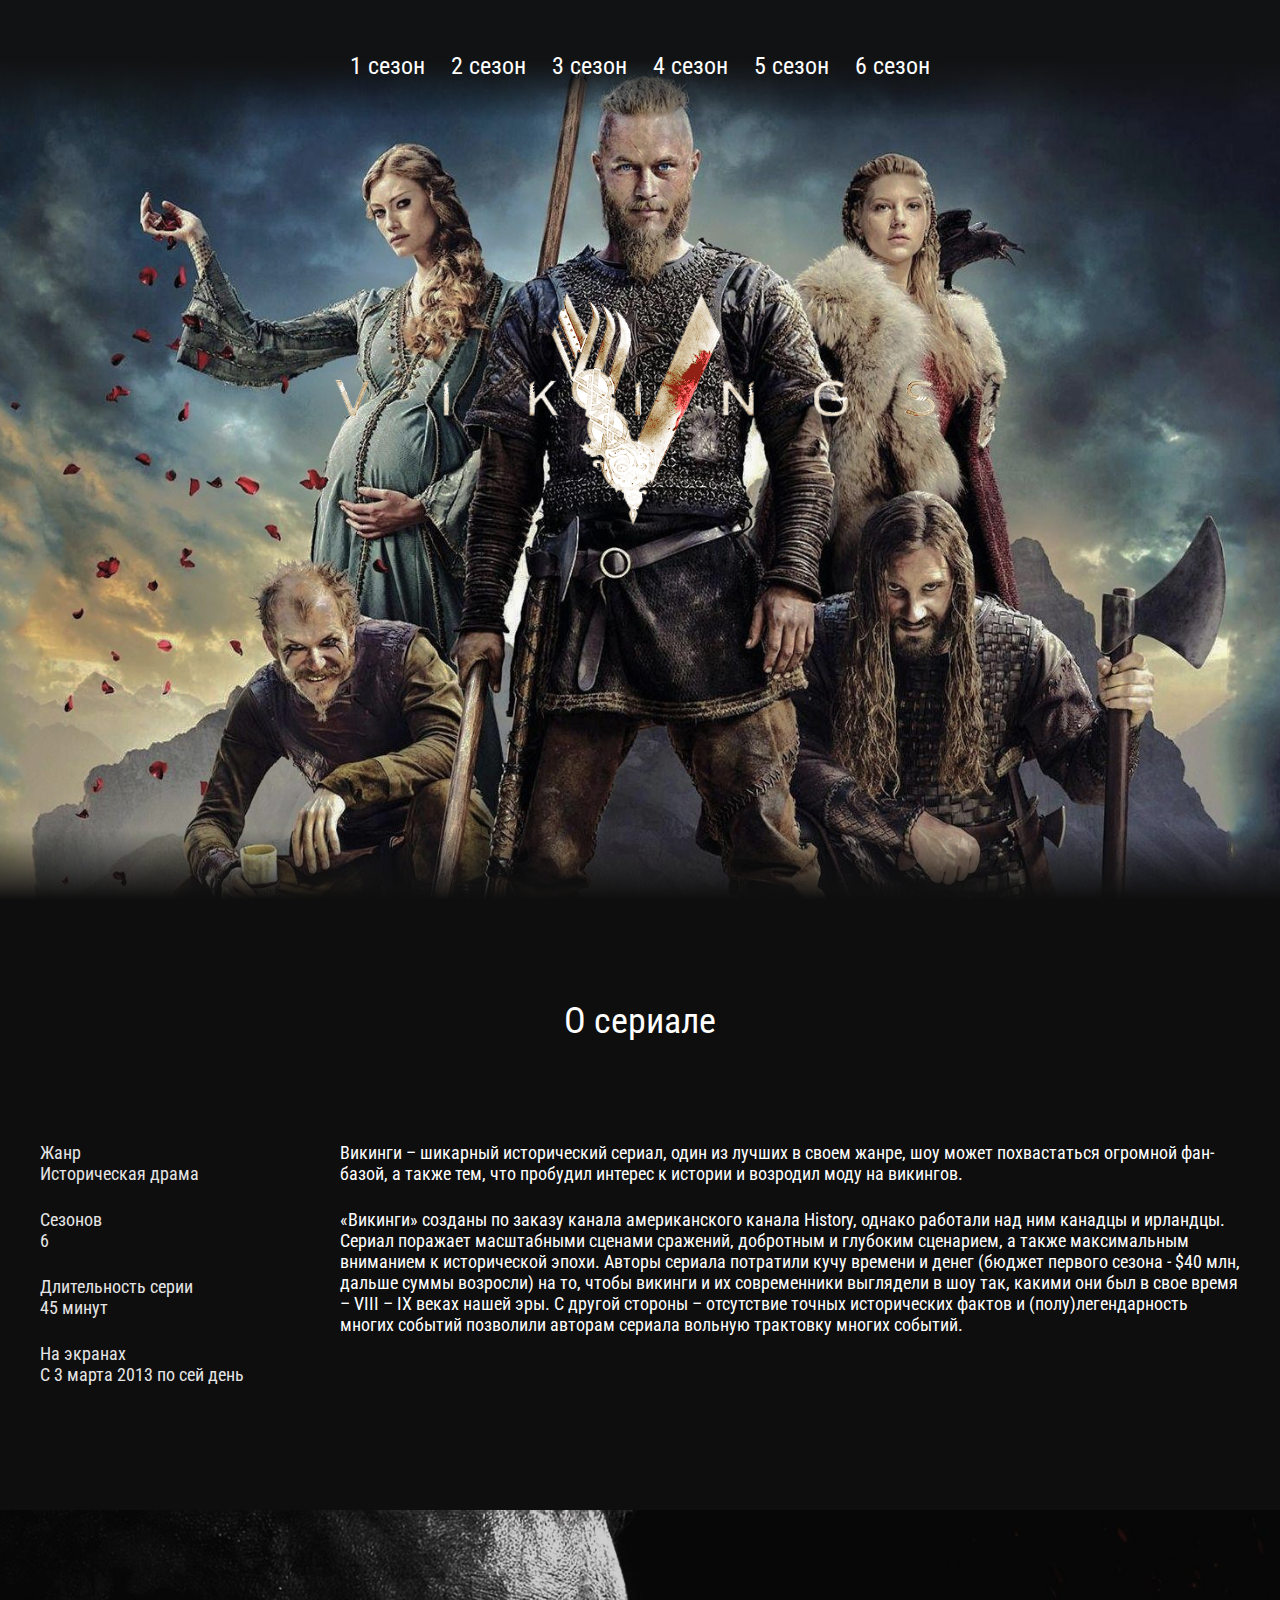
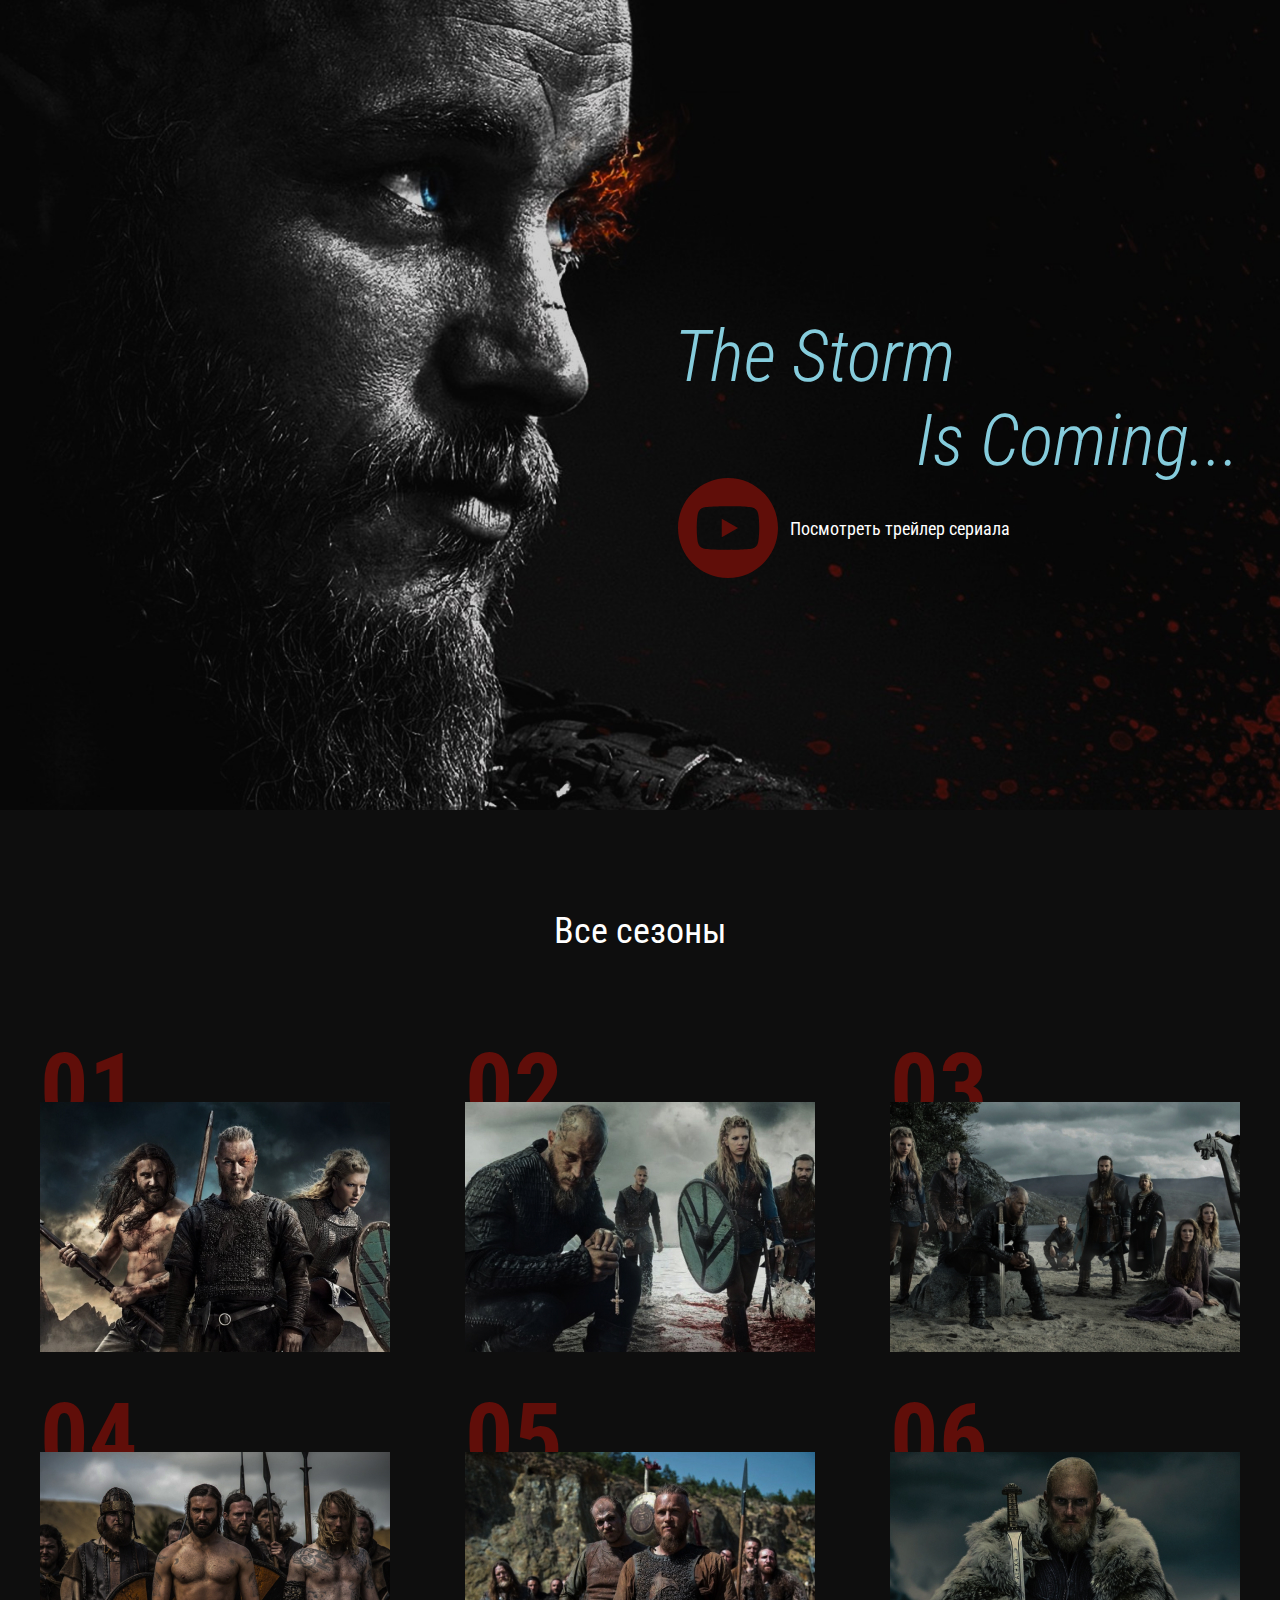
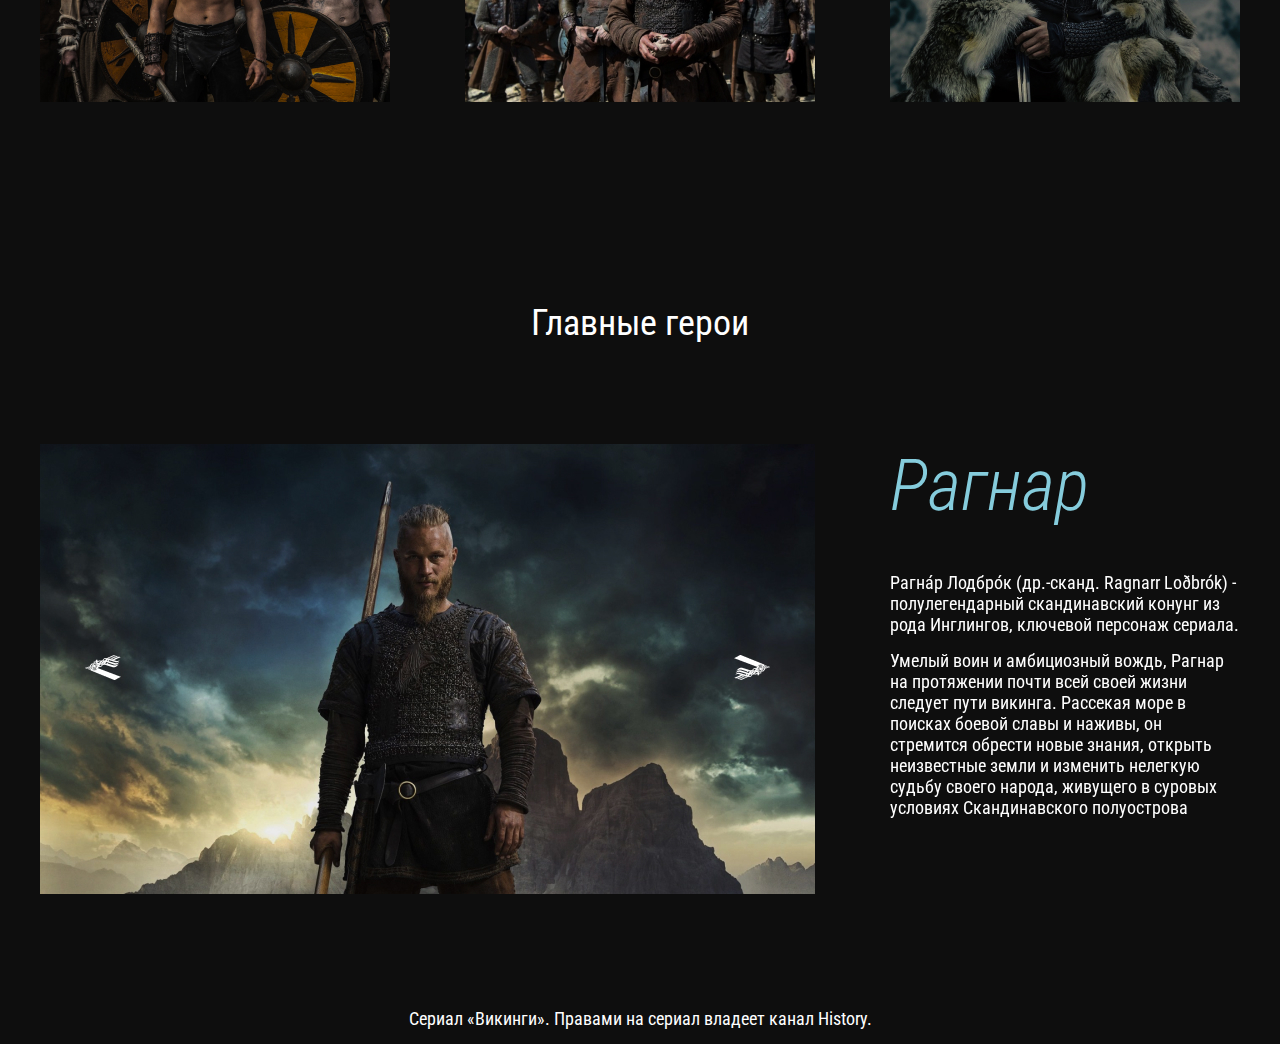
<file: index.html>
<!doctype html>
<html lang="ru">
    <head>
        <meta charset="UTF-8" />
        <meta name="viewport" content="width=device-width, initial-scale=1.0" />
        <meta http-equiv="X-UA-Compatible" content="ie=edge" />
        <title>Vikings</title>
        <link rel="preconnect" href="https://fonts.googleapis.com" />
        <link rel="preconnect" href="https://fonts.gstatic.com" crossorigin />
        <link
            href="https://fonts.googleapis.com/css2?family=Roboto+Condensed:ital,wght@0,400;0,700;1,300&display=swap"
            rel="stylesheet"
        />
        <link rel="stylesheet" href="css/reset.css" />
        <link rel="stylesheet" href="css/slick.css" />
        <link rel="stylesheet" href="css/jquery.fancybox.css" />
        <link rel="stylesheet" href="css/style.css" />
    </head>

    <body>
        <header class="header">
            <nav class="menu">
                <button class="menu-btn">
                    <span></span>
                </button>
                <ul class="menu__list">
                    <li class="menu__list-item">
                        <a class="menu__list-link" href="season-1.html"
                            >1 сезон</a
                        >
                    </li>
                    <li class="menu__list-item">
                        <a class="menu__list-link" href="#">2 сезон</a>
                    </li>
                    <li class="menu__list-item">
                        <a class="menu__list-link" href="#">3 сезон</a>
                    </li>
                    <li class="menu__list-item">
                        <a class="menu__list-link" href="#">4 сезон</a>
                    </li>
                    <li class="menu__list-item">
                        <a class="menu__list-link" href="#">5 сезон</a>
                    </li>
                    <li class="menu__list-item">
                        <a class="menu__list-link" href="#">6 сезон</a>
                    </li>
                </ul>
            </nav>
            <div class="logo">
                <img class="logo__img" src="images/logo.png" alt="logo image" />
            </div>
        </header>

        <section class="about section-page">
            <div class="container">
                <h3 class="title">О сериале</h3>
                <div class="about__inner">
                    <ul class="about__info">
                        <li class="about__info-item">
                            Жанр
                            <span>Историческая драма</span>
                        </li>
                        <li class="about__info-item">
                            Сезонов
                            <span>6</span>
                        </li>
                        <li class="about__info-item">
                            Длительность серии
                            <span>45 минут</span>
                        </li>
                        <li class="about__info-item">
                            На экранах
                            <span>С 3 марта 2013 по сей день</span>
                        </li>
                    </ul>
                    <div class="about__text">
                        <p>
                            Викинги – шикарный исторический сериал, один из
                            лучших в своем жанре, шоу может похвастаться
                            огромной фан-базой, а также тем, что пробудил
                            интерес к истории и возродил моду на викингов.
                        </p>
                        <p>
                            «Викинги» созданы по заказу канала американского
                            канала History, однако работали над ним канадцы и
                            ирландцы. Сериал поражает масштабными сценами
                            сражений, добротным и глубоким сценарием, а также
                            максимальным вниманием к исторической эпохи. Авторы
                            сериала потратили кучу времени и денег (бюджет
                            первого сезона - $40 млн, дальше суммы возросли) на
                            то, чтобы викинги и их современники выглядели в шоу
                            так, какими они был в свое время – VIII – IX веках
                            нашей эры. С другой стороны – отсутствие точных
                            исторических фактов и (полу)легендарность многих
                            событий позволили авторам сериала вольную трактовку
                            многих событий.
                        </p>
                    </div>
                </div>
            </div>
        </section>

        <section class="video">
            <div class="container">
                <h3 class="video__text"><span>The Storm</span> Is Coming...</h3>
                <a
                    class="video__btn"
                    data-fancybox
                    href="https://youtu.be/NBb16wT5MEs"
                    >Посмотреть трейлер сериала</a
                >
            </div>
        </section>

        <section class="seasons section-page">
            <div class="container">
                <h3 class="title">Все сезоны</h3>
                <ol class="seasons__inner">
                    <li
                        class="seasons__item"
                        style="
                            background-image: url(&quot;images/seasons-img-1.jpg&quot;);
                        "
                    >
                        <a class="seasons__item-link" href="#">Смотреть</a>
                    </li>
                    <li
                        class="seasons__item"
                        style="
                            background-image: url(&quot;images/seasons-img-2.jpg&quot;);
                        "
                    >
                        <a class="seasons__item-link" href="#">Смотреть</a>
                    </li>
                    <li
                        class="seasons__item"
                        style="
                            background-image: url(&quot;images/seasons-img-3.jpg&quot;);
                        "
                    >
                        <a class="seasons__item-link" href="#">Смотреть</a>
                    </li>
                    <li
                        class="seasons__item"
                        style="
                            background-image: url(&quot;images/seasons-img-4.jpg&quot;);
                        "
                    >
                        <a class="seasons__item-link" href="#">Смотреть</a>
                    </li>
                    <li
                        class="seasons__item"
                        style="
                            background-image: url(&quot;images/seasons-img-5.jpg&quot;);
                        "
                    >
                        <a class="seasons__item-link" href="#">Смотреть</a>
                    </li>
                    <li
                        class="seasons__item"
                        style="
                            background-image: url(&quot;images/seasons-img-6.jpg&quot;);
                        "
                    >
                        <a class="seasons__item-link" href="#">Смотреть</a>
                    </li>
                </ol>
            </div>
        </section>

        <section class="heroes section-page">
            <div class="container">
                <h3 class="title">Главные герои</h3>
                <div class="heroes__inner">
                    <div class="heroes__slider-img">
                        <img
                            class="heroes__images"
                            src="images/hero-1.jpg"
                            alt="hero image 1"
                        />
                        <img
                            class="heroes__images"
                            src="images/hero-1.jpg"
                            alt="hero image 2"
                        />
                        <img
                            class="heroes__images"
                            src="images/hero-1.jpg"
                            alt="hero image 3"
                        />
                    </div>
                    <div class="heroes__slider-text">
                        <div class="heroes__text">
                            <h4 class="heroes__name">Рагнар</h4>
                            <p>
                                Рагна́р Лодбро́к (др.-сканд. Ragnarr Loðbrók) -
                                полулегендарный скандинавский конунг из рода
                                Инглингов, ключевой персонаж сериала.
                            </p>
                            <p>
                                Умелый воин и амбициозный вождь, Рагнар на
                                протяжении почти всей своей жизни следует пути
                                викинга. Рассекая море в поисках боевой славы и
                                наживы, он стремится обрести новые знания,
                                открыть неизвестные земли и изменить нелегкую
                                судьбу своего народа, живущего в суровых
                                условиях Скандинавского полуострова
                            </p>
                        </div>
                        <div class="heroes__text">
                            <h4 class="heroes__name">Рагнар 2</h4>
                            <p>
                                Рагна́р Лодбро́к (др.-сканд. Ragnarr Loðbrók) -
                                полулегендарный скандинавский конунг из рода
                                Инглингов, ключевой персонаж сериала.
                            </p>
                            <p>
                                Умелый воин и амбициозный вождь, Рагнар на
                                протяжении почти всей своей жизни следует пути
                                викинга. Рассекая море в поисках боевой славы и
                                наживы, он стремится обрести новые знания,
                                открыть неизвестные земли и изменить нелегкую
                                судьбу своего народа, живущего в суровых
                                условиях Скандинавского полуострова
                            </p>
                        </div>
                        <div class="heroes__text">
                            <h4 class="heroes__name">Рагнар 3</h4>
                            <p>
                                Рагна́р Лодбро́к (др.-сканд. Ragnarr Loðbrók) -
                                полулегендарный скандинавский конунг из рода
                                Инглингов, ключевой персонаж сериала.
                            </p>
                            <p>
                                Умелый воин и амбициозный вождь, Рагнар на
                                протяжении почти всей своей жизни следует пути
                                викинга. Рассекая море в поисках боевой славы и
                                наживы, он стремится обрести новые знания,
                                открыть неизвестные земли и изменить нелегкую
                                судьбу своего народа, живущего в суровых
                                условиях Скандинавского полуострова
                            </p>
                        </div>
                    </div>
                </div>
            </div>
        </section>

        <footer class="footer">
            <div class="container">
                <p class="footer__copy">
                    Сериал «Викинги». Правами на сериал владеет канал History.
                </p>
            </div>
        </footer>

        <script src="https://ajax.googleapis.com/ajax/libs/jquery/3.4.1/jquery.min.js"></script>
        <script src="js/slick.min.js"></script>
        <script src="js/jquery.fancybox.min.js"></script>
        <script src="js/main.js"></script>
    </body>
</html>
</file>
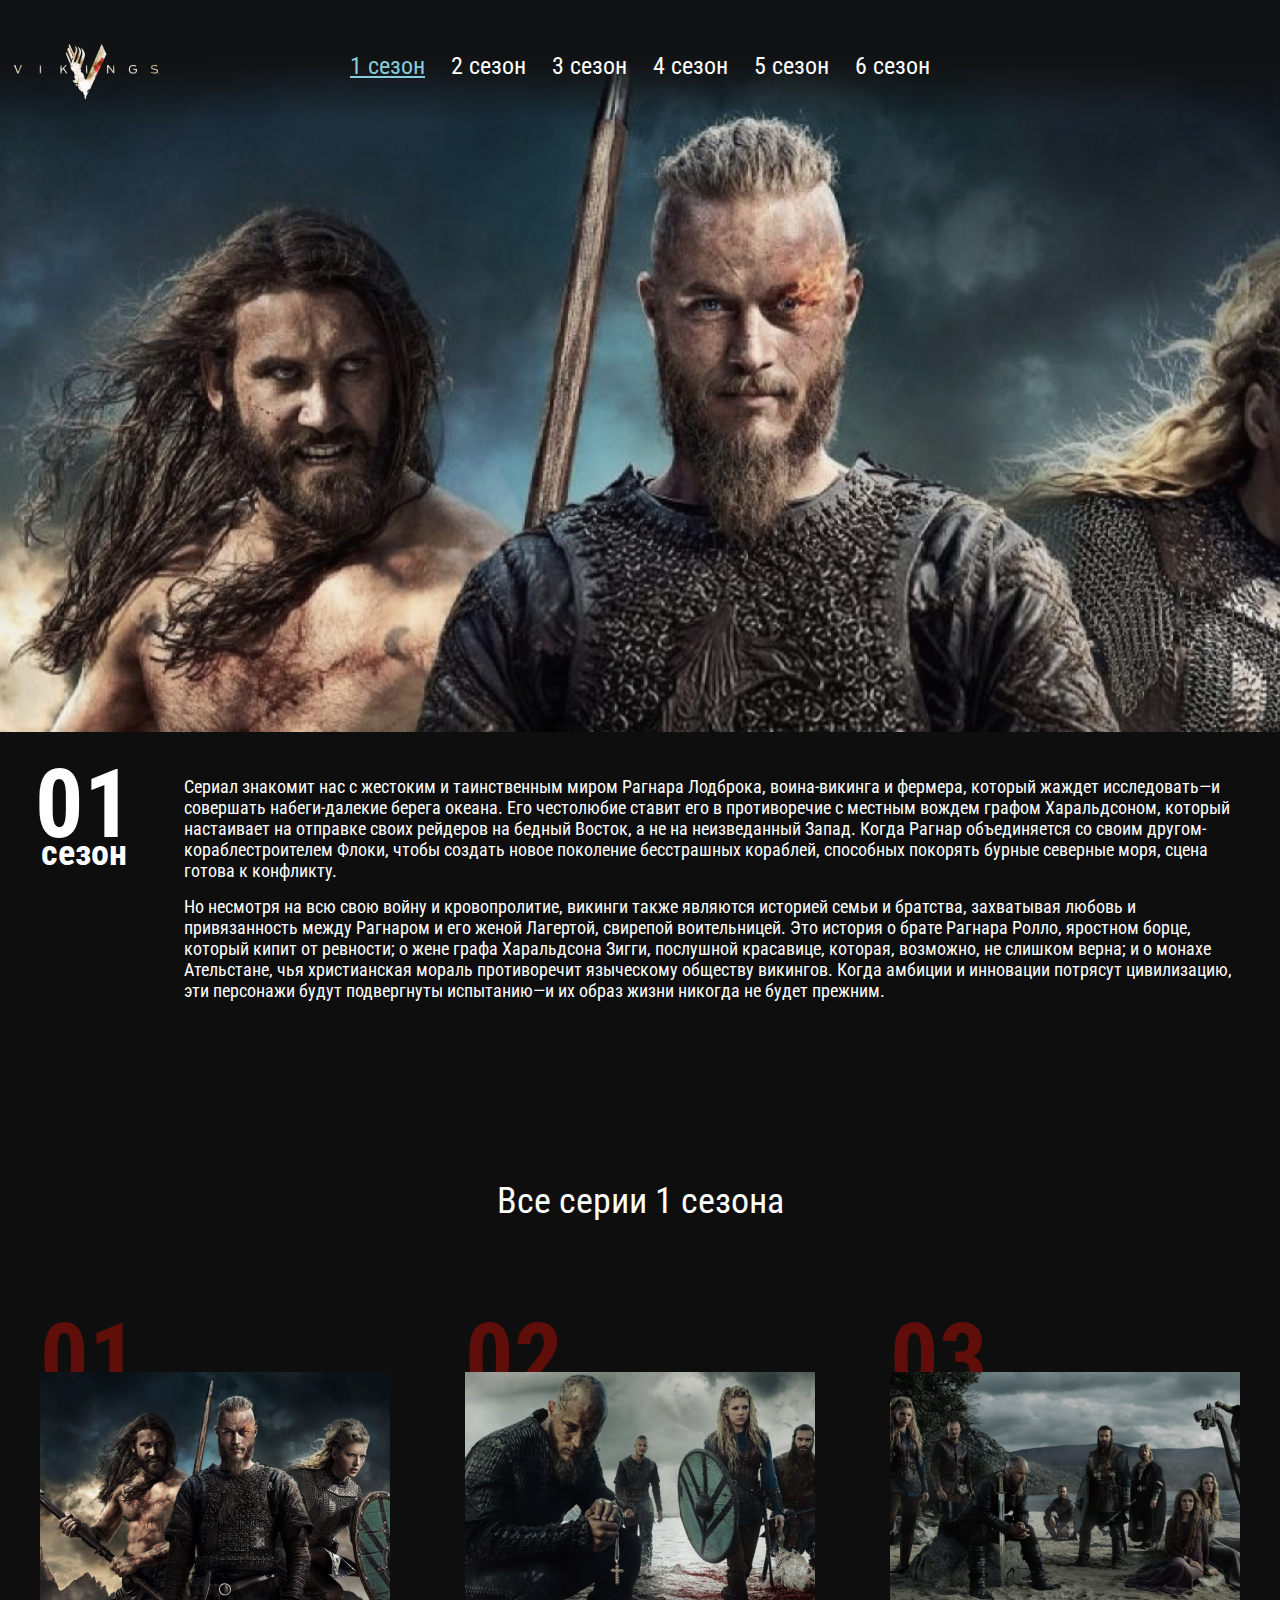
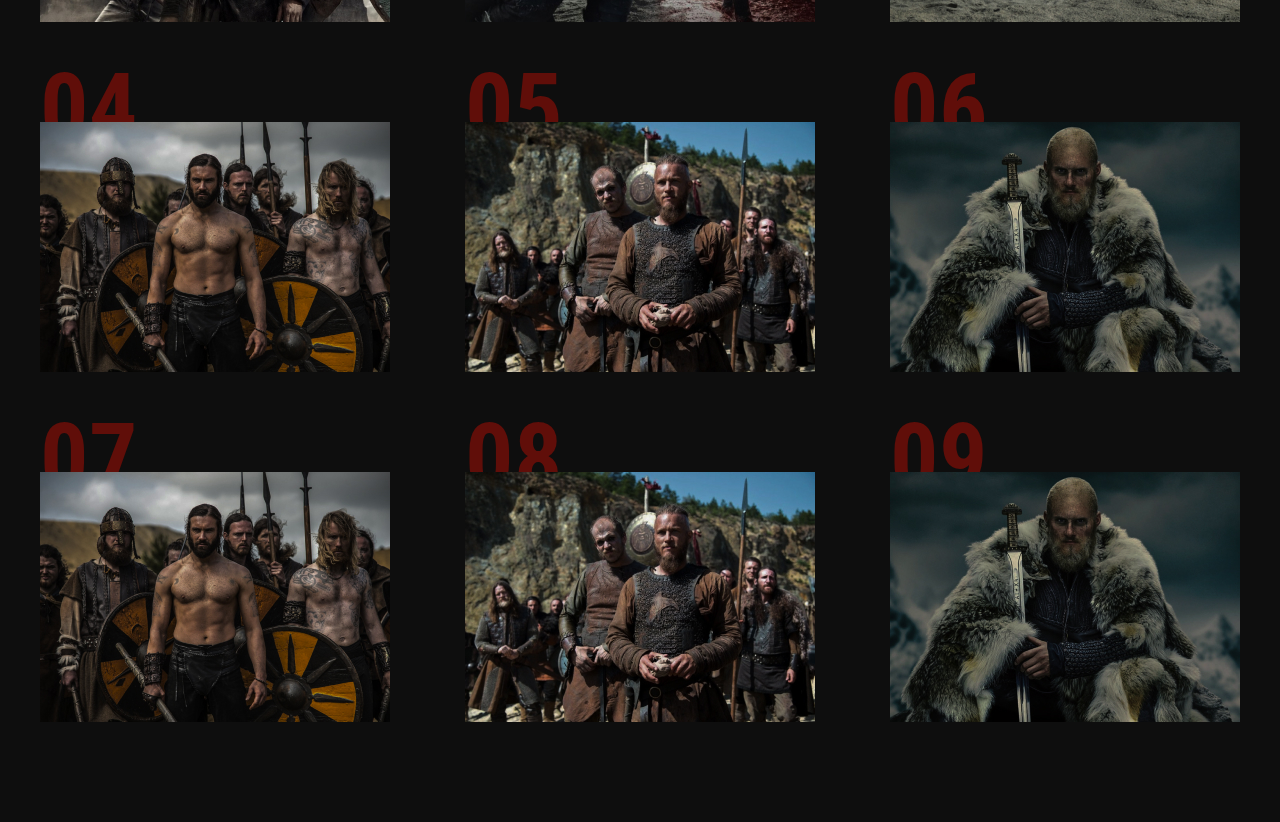
<file: season-1.html>
<!DOCTYPE html>
<html lang="ru">

<head>
    <meta charset="UTF-8">
    <meta name="viewport" content="width=device-width, initial-scale=1.0">
    <meta http-equiv="X-UA-Compatible" content="ie=edge">
    <title>I Season</title>
    <link rel="preconnect" href="https://fonts.googleapis.com">
    <link rel="preconnect" href="https://fonts.gstatic.com" crossorigin>
    <link href="https://fonts.googleapis.com/css2?family=Roboto+Condensed:ital,wght@0,400;0,700;1,300&display=swap" rel="stylesheet">
    <link rel="stylesheet" href="css/reset.css">
    <link rel="stylesheet" href="css/jquery.fancybox.css">
    <link rel="stylesheet" href="css/style.css">
</head>

<body>

    <header class="page-header">
        <nav class="menu">
            <button class="menu-btn">
                <span></span>
            </button>
            <div class="menu-container">
                <a class="page-logo" href="index.html">
                    <img src="images/page-logo.png" alt="">
                </a>
                <ul class="menu__list">
                    <li class="menu__list-item">
                        <a class="menu__list-link menu__list-link--active" href="season-1.html">1 сезон</a>
                    </li>
                    <li class="menu__list-item">
                        <a class="menu__list-link" href="#">2 сезон</a>
                    </li>
                    <li class="menu__list-item">
                        <a class="menu__list-link" href="#">3 сезон</a>
                    </li>
                    <li class="menu__list-item">
                        <a class="menu__list-link" href="#">4 сезон</a>
                    </li>
                    <li class="menu__list-item">
                        <a class="menu__list-link" href="#">5 сезон</a>
                    </li>
                    <li class="menu__list-item">
                        <a class="menu__list-link" href="#">6 сезон</a>
                    </li>
                </ul>
            </div>
        </nav>
        <div class="season-info">
            <div class="season-info__num">
                01
                <span>сезон</span>
            </div>
            <div class="season-info__text">
                <p>
                    Сериал знакомит нас с жестоким и таинственным миром Рагнара Лодброка, воина-викинга и фермера, который жаждет исследовать—и совершать набеги-далекие берега океана. Его честолюбие ставит его в противоречие с местным вождем графом Харальдсоном, который
                    настаивает на отправке своих рейдеров на бедный Восток, а не на неизведанный Запад. Когда Рагнар объединяется со своим другом-кораблестроителем Флоки, чтобы создать новое поколение бесстрашных кораблей, способных покорять бурные северные
                    моря, сцена готова к конфликту.
                </p>
                <p>
                    Но несмотря на всю свою войну и кровопролитие, викинги также являются историей семьи и братства, захватывая любовь и привязанность между Рагнаром и его женой Лагертой, свирепой воительницей. Это история о брате Рагнара Ролло, яростном борце, который кипит
                    от ревности; о жене графа Харальдсона Зигги, послушной красавице, которая, возможно, не слишком верна; и о монахе Ательстане, чья христианская мораль противоречит языческому обществу викингов. Когда амбиции и инновации потрясут цивилизацию,
                    эти персонажи будут подвергнуты испытанию—и их образ жизни никогда не будет прежним.
                </p>
            </div>
        </div>
    </header>

    <section class="seasons section-page">
        <div class="container">
            <h3 class="title">
                Все серии 1 сезона
            </h3>
            <ol class="seasons__inner">
                <li class="seasons__item" style="background-image: url('images/seasons-img-1.jpg');">
                    <a class="seasons__item-link" data-fancybox="gallery" href="https://youtu.be/NBb16wT5MEs?autoplay=0">Смотреть</a>
                </li>
                <li class="seasons__item" style="background-image: url('images/seasons-img-2.jpg');">
                    <a class="seasons__item-link" data-fancybox="gallery" href="https://youtu.be/NBb16wT5MEs?autoplay=0">Смотреть</a>
                </li>
                <li class="seasons__item" style="background-image: url('images/seasons-img-3.jpg');">
                    <a class="seasons__item-link" data-fancybox="gallery" href="https://youtu.be/NBb16wT5MEs?autoplay=0">Смотреть</a>
                </li>
                <li class="seasons__item" style="background-image: url('images/seasons-img-4.jpg');">
                    <a class="seasons__item-link" data-fancybox="gallery" href="https://youtu.be/NBb16wT5MEs?autoplay=0">Смотреть</a>
                </li>
                <li class="seasons__item" style="background-image: url('images/seasons-img-5.jpg');">
                    <a class="seasons__item-link" data-fancybox="gallery" href="https://youtu.be/NBb16wT5MEs?autoplay=0">Смотреть</a>
                </li>
                <li class="seasons__item" style="background-image: url('images/seasons-img-6.jpg');">
                    <a class="seasons__item-link" data-fancybox="gallery" href="https://youtu.be/NBb16wT5MEs?autoplay=0">Смотреть</a>
                </li>
                <li class="seasons__item" style="background-image: url('images/seasons-img-4.jpg');">
                    <a class="seasons__item-link" data-fancybox="gallery" href="https://youtu.be/NBb16wT5MEs?autoplay=0">Смотреть</a>
                </li>
                <li class="seasons__item" style="background-image: url('images/seasons-img-5.jpg');">
                    <a class="seasons__item-link" data-fancybox="gallery" href="https://youtu.be/NBb16wT5MEs?autoplay=0">Смотреть</a>
                </li>
                <li class="seasons__item" style="background-image: url('images/seasons-img-6.jpg');">
                    <a class="seasons__item-link" data-fancybox="gallery" href="https://youtu.be/NBb16wT5MEs?autoplay=0">Смотреть</a>
                </li>
            </ol>
        </div>
    </section>

    <script src="https://ajax.googleapis.com/ajax/libs/jquery/3.4.1/jquery.min.js"></script>
    <script src="js/jquery.fancybox.min.js"></script>
    <script src="js/main.js"></script>
</body>

</html>
</file>
<file: css/style.css>
*,
*::before,
*::after {
    box-sizing: border-box;
}

body {
    color: #fff;
    background-color: #0E0E0E;
    font-family: "Roboto Condensed", sans-serif;
    font-size: 18px;
    line-height: 21px;
    font-weight: 400;
}

a {
    color: inherit;
    text-decoration: none;
}

ul {
    list-style: none;
}

.container {
    max-width: 1220px;
    padding: 0 10px;
    margin: 0 auto;
}

.section-page {
    padding: 100px 0;
}

.title {
    font-size: 36px;
    line-height: 42px;
    font-weight: 400;
    text-align: center;
    margin-bottom: 100px;
}

.header {
    background: url(../images/header-bg.jpg) no-repeat center 50px / cover;
    height: 100vh;
    text-align: center;
}

.header::after {
    content: "";
    position: absolute;
    height: 70px;
    left: 0;
    bottom: 0;
    width: 100%;
    background: linear-gradient(180deg, #0E0E0E 0%, rgba(17, 17, 17, 0.850295) 16.53%, rgba(32, 31, 33, 0) 100%);
    transform: rotate(180deg);
}

.menu {
    position: relative;
    padding: 50px 0 58px;
    background: linear-gradient(180deg, #111213 0%, #111213 43.62%, rgba(32, 31, 33, 0) 86.33%);
}

.menu-btn {
    display: none;
}

.menu__list {
    display: flex;
    justify-content: center;
}

.menu__list-item {
    padding: 0 13px;
}

.menu__list-link {
    font-size: 36px;
    line-height: 42px;
}

.menu__list-link:hover,
.menu__list-link--active {
    color: #85CCDC;
    text-decoration: underline;
}

.logo {
    padding-top: 17vh;
}

.about__inner {
    display: flex;
}

.about__info {
    width: 375px;
    margin-right: 50px;
    flex: none;
}

.about__info-item {
    margin-bottom: 25px;
    color: #E5E5E5;
}

.about__info-item span {
    display: block;
}

.about__text p {
    margin-bottom: 25px;
}

.video {
    background: url(../images/video-bg.jpg) no-repeat center / cover;
    height: 100vh;
    text-align: right;
}

.video__text {
    font-size: 72px;
    line-height: 84px;
    font-weight: 300;
    font-style: italic;
    color: #85CCDC;
    padding-top: 45vh;
    margin-bottom: 35px;
}

.video__text span {
    display: block;
    padding-right: 285px;
}

.video__btn {
    padding-left: 112px;
    position: relative;
    margin-right: 230px;
}

.video__btn::before {
    content: '';
    position: absolute;
    width: 100px;
    height: 100px;
    top: -40px;
    left: 0;
    background-image: url(../images/youtube.svg);
}

.seasons__inner {
    display: grid;
    grid-template-columns: repeat(auto-fill, minmax(284px, 1fr));
    grid-gap: 100px 75px;
    counter-reset: myCounter;
    list-style: none;
    padding-top: 50px;
}

.seasons__item {
    height: 250px;
    background-size: cover;
    background-repeat: no-repeat;
    background-position: center center;
    position: relative;
    display: flex;
    justify-content: center;
    align-items: center;
}

.seasons__item:hover .seasons__item-link,
.seasons__item:hover::after {
    opacity: 1;
}

.seasons__item::before {
    position: absolute;
    content: '0' counter(myCounter);
    counter-increment: myCounter;
    font-weight: 700;
    font-size: 96px;
    line-height: 112px;
    color: #600E09;
    z-index: -1;
    top: -70px;
    left: 0;
}

.seasons__item::after {
    content: '';
    position: absolute;
    width: 100%;
    height: 100%;
    background-color: rgba(14, 14, 14, 0.8);
    opacity: 0;
    transition: opacity .3s;
}

.seasons__item:nth-child(n+10)::before {
    content: counter(myCounter);
}

.seasons__item-link {
    font-size: 36px;
    line-height: 42px;
    padding: 12px 78px 11px;
    background-color: #0E0E0E;
    opacity: 0;
    transition: opacity .3s;
    z-index: 1;
}

.heroes__inner {
    display: flex;
    justify-content: space-between;
}

.heroes__slider-img {
    max-width: 775px;
}

.heroes__slider-text {
    max-width: 350px;
}

.slick-btn {
    position: absolute;
    top: 50%;
    transform: translateY(-50%);
    border: none;
    background-color: transparent;
    z-index: 5;
    cursor: pointer;
}

.slick-prev {
    left: 38px;
}

.slick-next {
    right: 38px;
}

.heroes__name {
    font-size: 72px;
    line-height: 84px;
    font-weight: 300;
    font-style: italic;
    color: #85CCDC;
    margin-bottom: 44px;
}

.heroes__text p {
    margin-bottom: 15px;
}

.footer__copy {
    padding: 14px 0 15px;
    text-align: center;
}


/* START STYLE season-1.html */

.page-header {
    background: url(../images/season_1-bg.jpg) no-repeat center / cover;
    height: 90vh;
    position: relative;
}

.menu-container {
    max-width: 1385px;
    margin: 0 auto;
    position: relative;
}

.page-logo {
    position: absolute;
    left: 0;
}

.season-info {
    position: absolute;
    max-width: 1385px;
    display: flex;
    padding: 44px 47px 64px 35px;
    background-color: #0E0E0E;
    bottom: 0;
    left: 0;
    right: 0;
    margin: 0 auto;
}

.season-info__num {
    font-size: 96px;
    line-height: 56px;
    font-weight: 700;
    text-align: center;
    margin-right: 51px;
}

.season-info__num span {
    display: block;
    font-size: 36px;
    line-height: 42px;
}

.season-info__text p {
    margin-bottom: 15px;
}


/* END STYLE season-1.html */


/* start media */

@media (max-width:1420px) {
    .page-logo {
        left: 10px;
        top: -6px;
    }
}

@media (max-width:1366px) {
    .page-header {
        height: 120vh;
    }
    .logo__img {
        width: 50%;
    }
    .menu__list-link {
        font-size: 24px;
        line-height: 32px;
    }
    .about__info {
        width: 250px;
    }
}

@media (max-width:1200px) {
    .heroes__inner {
        display: block;
    }
    .heroes__slider-text {
        max-width: 100%;
        padding-top: 50px;
    }
    .heroes__slider-img {
        max-width: 100%;
    }
}

@media (max-width:1088px) {
    .seasons__item {
        max-width: 300px;
    }
}

@media (max-width:992px) {
    .page-logo {
        display: none;
    }
}

@media (max-width:768px) {
    .about__inner {
        display: block;
    }
    .section-page {
        padding: 50px 0;
    }
    .title {
        margin-bottom: 50px;
        font-size: 28px;
        line-height: 36px;
    }
    body {
        font-size: 16px;
        line-height: 19px;
    }
    .video__text {
        font-size: 48px;
        line-height: 56px;
    }
    .video__text span {
        padding-right: 200px;
    }
    .video__btn {
        margin-right: 0;
        padding-left: 62px;
    }
    .video__btn::before {
        width: 50px;
        height: 50px;
        background-size: cover;
        top: -16px;
    }
    .seasons__inner {
        grid-gap: 80px 35px;
    }
    .heroes__name {
        font-size: 46px;
        line-height: 56px;
        margin-bottom: 25px;
    }
    .season-info {
        display: block;
        padding: 30px 10px 0 10px;
    }
    .season-info__num {
        text-align: left;
        font-size: 50px;
        line-height: 26px;
        margin-bottom: 15px;
    }
    .season-info__num span {
        font-size: 25px;
        line-height: 32px;
    }
}

@media (max-width:640px) {
    .menu {
        padding: 0;
        background: linear-gradient(180deg, #111213 5%, #111213 15%, rgba(32, 31, 33, 0) 86.33%);
        text-align: center;
    }
    .menu__list {
        display: block;
        transform: translateY(-150%);
        transition: transform .3s;
    }
    .menu__list--active {
        transform: translateY(0);
        padding: 100px 0 50px;
    }
    .menu__list-link {
        display: block;
        padding: 15px;
    }
    .logo {
        padding-top: 21vh;
    }
    .page-logo {
        display: block;
        z-index: 10;
        top: 24px;
        left: 20px;
    }
    .menu-btn {
        display: block;
        width: 50px;
        height: 40px;
        cursor: pointer;
        position: absolute;
        right: 10px;
        top: 20px;
        z-index: 10;
        display: flex;
        align-items: center;
        background-color: transparent;
        border: none;
        padding: 0;
    }
    .menu-btn span {
        background-color: #fff;
        height: 5px;
        width: 100%;
    }
    .menu-btn::after,
    .menu-btn::before {
        content: '';
        width: 100%;
        height: 5px;
        background-color: #fff;
        position: absolute;
    }
    .menu-btn::before {
        top: 0;
        left: 0;
    }
    .menu-btn::after {
        bottom: 0;
        left: 0;
    }
    .page-header {
        height: 160vh;
    }
}

@media (max-width:414px) {
    .seasons__item {
        height: 203px;
    }
}

@media (max-width:374px) {
    .page-header {
        height: 200vh;
    }
}


/* end media */
</file>
